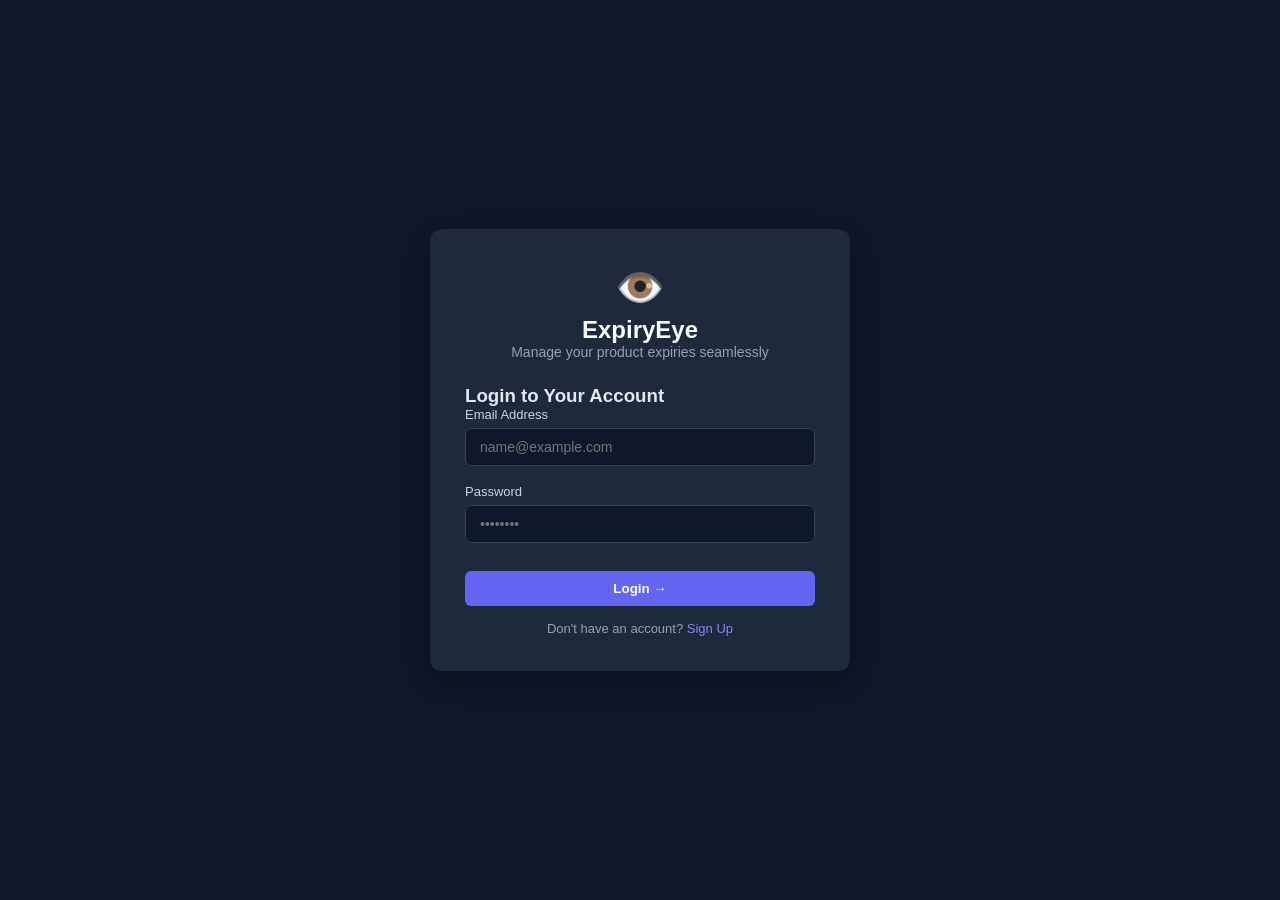
<file: frontend/index.html>
<!DOCTYPE html>
<html lang="en">
<head>
    <meta charset="UTF-8">
    <meta name="viewport" content="width=device-width, initial-scale=1.0">
    <title>ExpiryEye - Smart Product Tracker</title>
    <!-- Custom Stylesheet -->
    <link rel="stylesheet" href="style.css">
</head>
<body>

    <!-- ================= AUTH VIEW (LOGIN / SIGNUP) ================= -->
    <div id="auth-view" class="auth-container">
        <div class="auth-card">
            <div class="auth-header">
                <span class="logo-icon">👁️</span>
                <h2>ExpiryEye</h2>
                <p id="auth-subtitle">Manage your product expiries seamlessly</p>
            </div>

            <!-- LOGIN FORM -->
            <form id="login-form">
                <h3>Login to Your Account</h3>
                <div class="input-group">
                    <label for="login-email">Email Address</label>
                    <input type="email" id="login-email" placeholder="name@example.com" required>
                </div>
                <div class="input-group">
                    <label for="login-password">Password</label>
                    <input type="password" id="login-password" placeholder="••••••••" required>
                </div>
                <button type="submit" class="btn btn-primary btn-block">Login →</button>
                <p class="auth-toggle">Don't have an account? <a href="#" id="show-signup">Sign Up</a></p>
            </form>

            <!-- SIGNUP FORM -->
            <form id="signup-form" style="display: none;">
                <h3>Create New Account</h3>
                <div class="input-group">
                    <label for="signup-name">Full Name</label>
                    <input type="text" id="signup-name" placeholder="E.g. Tauseef" required>
                </div>
                <div class="input-group">
                    <label for="signup-email">Email Address</label>
                    <input type="email" id="signup-email" placeholder="name@example.com" required>
                </div>
                <div class="input-group">
                    <label for="signup-password">Password</label>
                    <input type="password" id="signup-password" placeholder="••••••••" required>
                </div>
                <button type="submit" class="btn btn-primary btn-block">Sign Up →</button>
                <p class="auth-toggle">Already have an account? <a href="#" id="show-login">Login</a></p>
            </form>
        </div>
    </div>

    <!-- ================= DASHBOARD VIEW ================= -->
    <div id="dashboard-view" class="app-container" style="display: none;">
        <!-- Navbar Section -->
        <header class="navbar">
            <div class="logo">
                <span class="logo-icon">👁️</span>
                <h2>ExpiryEye</h2>
            </div>
            <div class="user-profile">
                <span id="welcome-msg">Welcome, User</span>
                <button id="logout-btn" class="btn btn-outline-sm">Logout</button>
            </div>
        </header>

        <!-- Main Content Area -->
        <main class="main-content">
            <p id="app-status" class="app-status" role="status" aria-live="polite"></p>
            <div class="content-header">
                <h3>My Expiry Items</h3>
                <button id="add-item-btn" class="btn btn-primary">+ Add New Item</button>
            </div>

            <!-- Controls: Search, Filter, and Sort -->
            <div class="table-controls">
                <input type="text" id="search-bar" placeholder="🔍 Search items by name...">
                
                <select id="filter-category">
                    <option value="ALL">All Categories</option>
                    <option value="MEDICINE">Medicine 💊</option>
                    <option value="GROCERY">Groceries 🥦</option>
                    <option value="WARRANTY">Warranty 📄</option>
                    <option value="INSURANCE">Insurance 🛡️</option>
                    <option value="VEHICLE_DOCUMENT">Vehicle Document 🚗</option>
                    <option value="MOBILE_WIFI_RECHARGE">Mobile & WiFi Recharge 📱</option>
                    <option value="OTHER">Others 📦</option>
                </select>

                <select id="sort-by">
                    <option value="expiry-asc">Expiry Date (Earliest First)</option>
                    <option value="expiry-desc">Expiry Date (Latest First)</option>
                    <option value="name-asc">Name (A-Z)</option>
                </select>
            </div>

            <!-- ITEMS GRID CONTAINER (Replaced Table with Modern Cards Grid) -->
            <div id="items-grid" class="items-grid-container">
                <!-- Dynamic Item Cards Will Be Injected Here via app.js -->
            </div>
        </main>
    </div>

    <!-- ================= ADD ITEM MODAL ================= -->
    <div id="item-modal" class="modal" style="display: none;">
        <div class="modal-content">
            <div class="modal-header">
                <h3>📦 Add New Expiry Item</h3>
                <span id="close-modal-x" class="close-btn">&times;</span>
            </div>
            
            <form id="add-item-form">
                <div class="input-group">
                    <label for="item-name">Item Name</label>
                    <input type="text" id="item-name" placeholder="e.g. Paracetamol 650, Almond Milk" required>
                </div>

                <div class="input-group">
                    <label for="item-category">Category</label>
                    <select id="item-category" required>
                        <option value="" disabled selected>Select Category...</option>
                        <option value="MEDICINE">Medicine 💊</option>
                        <option value="GROCERY">Groceries 🥦</option>
                        <option value="WARRANTY">Warranty 📄</option>
                        <option value="INSURANCE">Insurance 🛡️</option>
                        <option value="VEHICLE_DOCUMENT">Vehicle Document 🚗</option>
                        <option value="MOBILE_WIFI_RECHARGE">Mobile & WiFi Recharge 📱</option>
                        <option value="OTHER">Others 📦</option>
                    </select>
                </div>

                <div class="input-group">
                    <label for="item-expiry">Expiry Date</label>
                    <input type="date" id="item-expiry" required>
                    <div class="quick-date-chips">
                        <button type="button" class="chip-btn" onclick="setQuickDate(7)">+7 Days</button>
                        <button type="button" class="chip-btn" onclick="setQuickDate(30)">+1 Month</button>
                        <button type="button" class="chip-btn" onclick="setQuickDate(90)">+3 Months</button>
                    </div>
                </div>

                <div class="input-group">
                    <label for="item-quantity">Quantity</label>
                    <input type="number" id="item-quantity" value="1" min="1" required>
                </div>

                <div class="input-group">
                    <label for="item-value">Estimated Value (₹)</label>
                    <input type="number" id="item-value" placeholder="e.g. 250" step="0.01">
                </div>

                <div class="input-group">
                    <label for="item-notes">Notes / Reminders</label>
                    <input type="text" id="item-notes" placeholder="e.g. Keep in refrigerator">
                </div>

                <div class="modal-actions">
                    <button type="button" id="close-modal" class="btn btn-outline">Cancel</button>
                    <button type="submit" class="btn btn-primary">Save Item →</button>
                </div>
            </form>
        </div>
    </div>

    <!-- Frontend Script Logic -->
    <script src="app.js"></script>
</body>
</html>
</file>
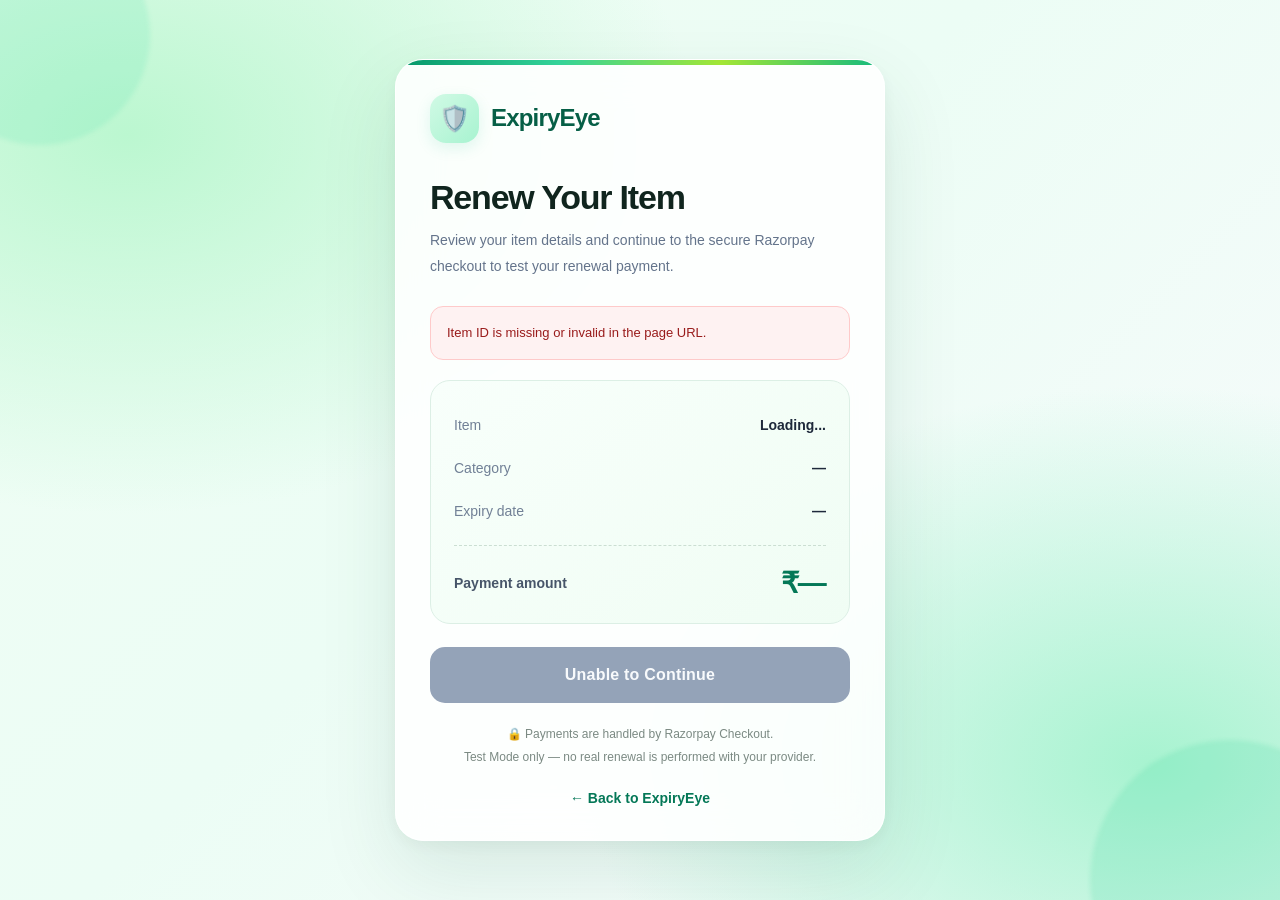
<file: frontend/payment.html>
<!DOCTYPE html>
<html lang="en">
<head>
    <meta charset="UTF-8">
    <meta name="viewport" content="width=device-width, initial-scale=1.0">
    <title>Pay & Renew | ExpiryEye</title>

    <!-- Razorpay Checkout -->
    <script src="https://checkout.razorpay.com/v1/checkout.js"></script>

    <style>
        
* {
    margin: 0;
    padding: 0;
    box-sizing: border-box;
}

:root {
    --primary: #10b981;
    --primary-dark: #047857;
    --dark: #10251e;
    --muted: #718096;
    --border: #e5eee9;
    --white: #ffffff;
}

body {
    min-height: 100vh;
    padding: 28px 18px;
    display: flex;
    justify-content: center;
    align-items: center;
    overflow-x: hidden;
    position: relative;
    isolation: isolate;
    font-family: "Segoe UI", Arial, sans-serif;
    color: var(--dark);
    background:
        radial-gradient(ellipse at 10% 15%, #bbf7d0 0%, transparent 35%),
        radial-gradient(ellipse at 90% 85%, #a7f3d0 0%, transparent 35%),
        linear-gradient(135deg, #f0fdf4, #ecfdf5 45%, #f8fafc);
}

/* Decorative background lights */
body::before,
body::after {
    content: "";
    position: fixed;
    z-index: -1;
    border-radius: 50%;
    pointer-events: none;
    filter: blur(2px);
    animation: float 8s ease-in-out infinite;
}

body::before {
    width: 220px;
    height: 220px;
    background: #6ee7b7;
    opacity: 0.22;
    top: -75px;
    left: -70px;
}

body::after {
    width: 280px;
    height: 280px;
    background: #34d399;
    opacity: 0.16;
    bottom: -120px;
    right: -90px;
    animation-delay: -4s;
}

@keyframes float {
    0%, 100% {
        transform: translateY(0) rotate(0deg);
    }
    50% {
        transform: translateY(-18px) rotate(8deg);
    }
}

/* Main payment card */
.payment-card {
    width: 100%;
    max-width: 490px;
    padding: 34px;
    position: relative;
    overflow: hidden;
    border: 1px solid rgba(255, 255, 255, 0.9);
    border-radius: 28px;
    background: rgba(255, 255, 255, 0.88);
    box-shadow:
        0 30px 80px rgba(6, 78, 59, 0.11),
        0 5px 18px rgba(6, 78, 59, 0.05);
    backdrop-filter: blur(20px);
    animation: cardEnter 0.65s ease both;
}

.payment-card::before {
    content: "";
    position: absolute;
    top: 0;
    left: 0;
    width: 100%;
    height: 5px;
    background: linear-gradient(
        90deg,
        #059669,
        #34d399,
        #a3e635,
        #10b981
    );
}

@keyframes cardEnter {
    from {
        opacity: 0;
        transform: translateY(22px);
    }
    to {
        opacity: 1;
        transform: translateY(0);
    }
}

/* Brand */
.brand {
    display: flex;
    align-items: center;
    gap: 12px;
    margin-bottom: 34px;
    font-size: 24px;
    font-weight: 800;
    letter-spacing: -0.8px;
    color: #065f46;
}

.brand-icon {
    width: 49px;
    height: 49px;
    display: grid;
    place-items: center;
    border-radius: 16px;
    font-size: 25px;
    background: linear-gradient(135deg, #d1fae5, #a7f3d0);
    box-shadow: 0 5px 15px rgba(16, 185, 129, 0.12);
}

/* Heading */
.heading {
    font-size: clamp(27px, 5vw, 34px);
    font-weight: 800;
    letter-spacing: -1.2px;
    line-height: 1.2;
    margin-bottom: 11px;
    color: #10251e;
}

.subtitle {
    font-size: 14px;
    line-height: 1.8;
    color: #64748b;
    margin-bottom: 27px;
}

/* Item details */
.item-box {
    position: relative;
    padding: 23px;
    border-radius: 20px;
    border: 1px solid #dcefe5;
    background:
        linear-gradient(145deg, #f8fffb, #f0fdf4);
    margin-bottom: 23px;
}

.detail {
    display: flex;
    justify-content: space-between;
    align-items: flex-start;
    gap: 15px;
    padding: 11px 0;
    font-size: 14px;
    line-height: 1.5;
}

.detail span:first-child {
    color: #718096;
    flex-shrink: 0;
}

.detail strong {
    color: #1e293b;
    font-weight: 650;
    text-align: right;
    overflow-wrap: anywhere;
}

/* Amount section */
.amount {
    display: flex;
    justify-content: space-between;
    align-items: center;
    gap: 12px;
    margin-top: 12px;
    padding-top: 20px;
    border-top: 1px dashed #cbded2;
}

.amount span {
    font-size: 14px;
    font-weight: 650;
    color: #475569;
}

.amount strong {
    color: #047857;
    font-size: clamp(23px, 5vw, 29px);
    font-weight: 800;
    letter-spacing: -0.8px;
    overflow-wrap: anywhere;
}

/* Payment button */
.pay-button {
    width: 100%;
    min-height: 56px;
    padding: 16px 20px;
    border: none;
    border-radius: 15px;
    position: relative;
    overflow: hidden;
    color: #ffffff;
    background: linear-gradient(135deg, #10b981, #047857);
    box-shadow: 0 9px 22px rgba(5, 150, 105, 0.22);
    font-size: 16px;
    font-weight: 750;
    letter-spacing: 0.2px;
    cursor: pointer;
    transition:
        transform 0.25s ease,
        box-shadow 0.25s ease,
        filter 0.25s ease;
}

.pay-button::before {
    content: "";
    position: absolute;
    top: 0;
    left: -120%;
    width: 70%;
    height: 100%;
    background: linear-gradient(
        90deg,
        transparent,
        rgba(255, 255, 255, 0.24),
        transparent
    );
    transform: skewX(-20deg);
    transition: left 0.6s ease;
}

.pay-button:hover:not(:disabled) {
    transform: translateY(-3px);
    box-shadow: 0 14px 28px rgba(5, 150, 105, 0.3);
    filter: saturate(1.1);
}

.pay-button:hover:not(:disabled)::before {
    left: 150%;
}

.pay-button:active:not(:disabled) {
    transform: translateY(0) scale(0.99);
}

.pay-button:disabled {
    color: #f8fafc;
    background: #94a3b8;
    box-shadow: none;
    cursor: not-allowed;
}

/* Success / error / info messages */
.message {
    display: none;
    padding: 15px 16px;
    margin-bottom: 20px;
    border-radius: 13px;
    font-size: 13px;
    line-height: 1.7;
    overflow-wrap: anywhere;
    animation: messageEnter 0.25s ease;
}

.message.error {
    display: block;
    color: #991b1b;
    background: #fef2f2;
    border: 1px solid #fecaca;
}

.message.success {
    display: block;
    color: #065f46;
    background: #ecfdf5;
    border: 1px solid #a7f3d0;
}

.message.info {
    display: block;
    color: #1e40af;
    background: #eff6ff;
    border: 1px solid #bfdbfe;
}

@keyframes messageEnter {
    from {
        opacity: 0;
        transform: translateY(-5px);
    }
    to {
        opacity: 1;
        transform: translateY(0);
    }
}

/* Security note */
.security {
    display: block;
    text-align: center;
    color: #7b8a83;
    font-size: 12px;
    line-height: 1.9;
    margin-top: 20px;
}

/* Back link */
.back-link {
    display: block;
    width: fit-content;
    margin: 22px auto 0;
    color: #047857;
    font-size: 14px;
    font-weight: 700;
    text-decoration: none;
    transition: color 0.2s, transform 0.2s;
}

.back-link:hover {
    color: #064e3b;
    transform: translateX(-3px);
}

/* Mobile responsive */
@media (max-width: 520px) {
    body {
        padding: 16px 12px;
    }

    .payment-card {
        padding: 25px 20px;
        border-radius: 23px;
    }

    .brand {
        margin-bottom: 27px;
    }

    .item-box {
        padding: 17px;
    }

    .detail {
        font-size: 13px;
    }

    .pay-button {
        min-height: 53px;
    }
}

/* Accessibility */
@media (prefers-reduced-motion: reduce) {
    *,
    *::before,
    *::after {
        animation-duration: 0.01ms !important;
        animation-iteration-count: 1 !important;
        transition-duration: 0.01ms !important;
    }
}

    </style>
</head>

<body>
    <main class="payment-card">
        <div class="brand">
            <div class="brand-icon">🛡️</div>
            <span>ExpiryEye</span>
        </div>

        <h1 class="heading">Renew Your Item</h1>
        <p class="subtitle">
            Review your item details and continue to the secure Razorpay
            checkout to test your renewal payment.
        </p>

        <div id="message" class="message" role="status" aria-live="polite"></div>

        <section class="item-box">
            <div class="detail">
                <span>Item</span>
                <strong id="itemName">Loading...</strong>
            </div>

            <div class="detail">
                <span>Category</span>
                <strong id="itemCategory">—</strong>
            </div>

            <div class="detail">
                <span>Expiry date</span>
                <strong id="expiryDate">—</strong>
            </div>

            <div class="amount">
                <span>Payment amount</span>
                <strong id="amount">₹—</strong>
            </div>
        </section>

        <button id="payButton" class="pay-button" disabled>
            Loading item...
        </button>

        <p class="security">
            🔒 Payments are handled by Razorpay Checkout.<br>
            Test Mode only — no real renewal is performed with your provider.
        </p>

        <a class="back-link" href="index.html">← Back to ExpiryEye</a>
    </main>

    <script>
        const API_BASE_URL = "http://localhost:8080/api";

        const params = new URLSearchParams(window.location.search);
        const itemId = params.get("itemId");

        const payButton = document.getElementById("payButton");
        const messageBox = document.getElementById("message");

        let currentUser = null;
        let currentItem = null;
        let paymentInProgress = false;

        function showMessage(text, type = "error") {
            messageBox.textContent = text;
            messageBox.className = "message " + type;
        }

        function formatDate(dateString) {
            if (!dateString) return "Not available";

            const date = new Date(dateString + "T00:00:00");

            if (Number.isNaN(date.getTime())) return dateString;

            return date.toLocaleDateString("en-IN", {
                day: "2-digit",
                month: "short",
                year: "numeric"
            });
        }

        function formatCategory(category) {
            const labels = {
                INSURANCE: "Insurance",
                WARRANTY: "Warranty",
                VEHICLE_DOCUMENT: "Vehicle Document",
                MOBILE_WIFI_RECHARGE: "Mobile / Wi-Fi Recharge"
            };

            return labels[category] || category || "Unknown";
        }

        async function readResponse(response) {
            const text = await response.text();
            let data = {};

            try {
                data = text ? JSON.parse(text) : {};
            } catch {
                data = { error: text || "Unexpected server response." };
            }

            if (!response.ok) {
                throw new Error(
                    data.error || data.message ||
                    `Server error (${response.status}).`
                );
            }

            return data;
        }

        async function loadItem() {
            try {
                if (!itemId || !/^\d+$/.test(itemId)) {
                    throw new Error("Item ID is missing or invalid in the page URL.");
                }

                const savedUser = localStorage.getItem("expiry_user");

                if (!savedUser) {
                    throw new Error(
                        "Please log in to ExpiryEye in this browser first, then reopen the renewal link."
                    );
                }

                currentUser = JSON.parse(savedUser);

                if (!currentUser || currentUser.id == null) {
                    throw new Error(
                        "Your saved login information is invalid. Please log in again."
                    );
                }

                const response = await fetch(
                    `${API_BASE_URL}/items/user/${encodeURIComponent(currentUser.id)}`
                );

                const items = await readResponse(response);

                currentItem = items.find(
                    item => String(item.id) === String(itemId)
                );

                if (!currentItem) {
                    throw new Error(
                        "This item was not found in your account."
                    );
                }

                document.getElementById("itemName").textContent =
                    currentItem.name || "Unnamed item";

                document.getElementById("itemCategory").textContent =
                    formatCategory(currentItem.category);

                document.getElementById("expiryDate").textContent =
                    formatDate(currentItem.expiryDate);

                const eligibleCategories = [
                    "INSURANCE",
                    "WARRANTY",
                    "VEHICLE_DOCUMENT",
                    "MOBILE_WIFI_RECHARGE"
                ];

                if (!eligibleCategories.includes(currentItem.category)) {
                    throw new Error(
                        "Online renewal is not available for this item category."
                    );
                }

                if (!currentItem.expiryDate ||
                    currentItem.expiryDate >=
                    new Date().toISOString().slice(0, 10)) {
                    throw new Error(
                        "This item is not expired yet, so renewal payment is unavailable."
                    );
                }

                const amount = Number(currentItem.estimatedValue);

                if (!Number.isFinite(amount) || amount <= 0) {
                    throw new Error(
                        "This item's payment amount is missing or invalid. Please check its Estimated Value in ExpiryEye."
                    );
                }

                document.getElementById("amount").textContent =
                    amount.toLocaleString("en-IN", {
                        style: "currency",
                        currency: "INR"
                    });

                payButton.textContent = "Pay & Renew";
                payButton.disabled = false;

            } catch (error) {
                showMessage(error.message);
                payButton.textContent = "Unable to Continue";
                payButton.disabled = true;
            }
        }

        async function startPayment() {
            if (paymentInProgress || !currentUser || !currentItem) return;

            if (typeof Razorpay === "undefined") {
                showMessage(
                    "Razorpay Checkout could not load. Check your internet connection and refresh the page."
                );
                return;
            }

            paymentInProgress = true;
            payButton.disabled = true;
            payButton.textContent = "Creating secure order...";

            try {
                const orderResponse = await fetch(
                    `${API_BASE_URL}/payments/create-order`,
                    {
                        method: "POST",
                        headers: {
                            "Content-Type": "application/json"
                        },
                        body: JSON.stringify({
                            itemId: Number(currentItem.id),
                            userId: Number(currentUser.id)
                        })
                    }
                );

                const order = await readResponse(orderResponse);

                if (!order.keyId || !order.orderId ||
                    !order.amount || !order.currency) {
                    throw new Error(
                        "The server did not return complete Razorpay order details."
                    );
                }

                const options = {
                    key: order.keyId,
                    amount: order.amount,
                    currency: order.currency,
                    name: "ExpiryEye",
                    description: "Renewal: " + (order.itemName || currentItem.name),
                    order_id: order.orderId,

                    prefill: {
                        name: currentUser.name || ""
                    },

                    theme: {
                        color: "#059669"
                    },

                    modal: {
                        ondismiss: function () {
                            paymentInProgress = false;
                            payButton.disabled = false;
                            payButton.textContent = "Pay & Renew";
                            showMessage(
                                "Checkout closed. No renewal was confirmed.",
                                "info"
                            );
                        }
                    },

                    handler: async function (paymentResponse) {
                        payButton.textContent = "Verifying payment...";

                        try {
                            const verifyResponse = await fetch(
                                `${API_BASE_URL}/payments/verify`,
                                {
                                    method: "POST",
                                    headers: {
                                        "Content-Type": "application/json"
                                    },
                                    body: JSON.stringify({
                                        itemId: Number(currentItem.id),
                                        userId: Number(currentUser.id),
                                        razorpay_order_id:
                                            paymentResponse.razorpay_order_id,
                                        razorpay_payment_id:
                                            paymentResponse.razorpay_payment_id,
                                        razorpay_signature:
                                            paymentResponse.razorpay_signature
                                    })
                                }
                            );

                            const result = await readResponse(verifyResponse);

                            document.getElementById("expiryDate").textContent =
                                formatDate(result.newExpiryDate);

                            showMessage(
                                "Payment signature verified! Your ExpiryEye record has been updated. New expiry date: " +
                                formatDate(result.newExpiryDate),
                                "success"
                            );

                            payButton.textContent = "Renewal Updated";
                            payButton.disabled = true;

                        } catch (error) {
                            showMessage(
                                "Payment was returned by checkout, but verification failed: " +
                                error.message +
                                " Do not pay again until you check the payment status."
                            );

                            payButton.textContent = "Verification Needs Attention";
                            payButton.disabled = true;
                        } finally {
                            paymentInProgress = false;
                        }
                    }
                };

                const checkout = new Razorpay(options);

                checkout.on("payment.failed", function (response) {
                    paymentInProgress = false;
                    payButton.disabled = false;
                    payButton.textContent = "Pay & Renew";

                    const reason =
                        response.error && response.error.description
                            ? response.error.description
                            : "Please try again.";

                    showMessage("Payment failed: " + reason);
                });

                checkout.open();

            } catch (error) {
                paymentInProgress = false;
                payButton.disabled = false;
                payButton.textContent = "Pay & Renew";
                showMessage(error.message);
            }
        }

        payButton.addEventListener("click", startPayment);

        loadItem();
    </script>
</body>
</html>
</file>
<file: frontend/style.css>
/* ================= GLOBAL STYLES & RESET ================= */
* {
    margin: 0;
    padding: 0;
    box-sizing: border-box;
    font-family: 'Segoe UI', Tahoma, Geneva, Verdana, sans-serif;
}

body {
    background-color: #0f172a;
    color: #e2e8f0;
    min-height: 100vh;
}

/* ================= AUTH VIEW STYLING ================= */
.auth-container {
    display: flex;
    justify-content: center;
    align-items: center;
    height: 100vh;
    padding: 20px;
}

.auth-card {
    background: #1e293b;
    padding: 35px;
    border-radius: 12px;
    width: 100%;
    max-width: 420px;
    box-shadow: 0 10px 25px rgba(0, 0, 0, 0.3);
}

.auth-header {
    text-align: center;
    margin-bottom: 25px;
}

.logo-icon {
    font-size: 40px;
}

.auth-header h2 {
    color: #f8fafc;
    margin-top: 5px;
}

.auth-header p {
    color: #94a3b8;
    font-size: 14px;
}

/* ================= FORMS & INPUTS ================= */
.input-group {
    margin-bottom: 18px;
}

.input-group label {
    display: block;
    margin-bottom: 6px;
    font-size: 13px;
    color: #cbd5e1;
    font-weight: 500;
}

.input-group input, .input-group select {
    width: 100%;
    padding: 10px 14px;
    background: #0f172a;
    border: 1px solid #334155;
    border-radius: 6px;
    color: #fff;
    font-size: 14px;
    outline: none;
    transition: border-color 0.2s;
}

.input-group input:focus, .input-group select:focus {
    border-color: #6366f1;
}

/* ================= BUTTONS ================= */
.btn {
    padding: 10px 18px;
    border: none;
    border-radius: 6px;
    font-weight: 600;
    cursor: pointer;
    transition: background 0.2s, transform 0.1s;
}

.btn-primary {
    background: #6366f1;
    color: white;
}

.btn-primary:hover {
    background: #4f46e5;
}

.btn-block {
    width: 100%;
    margin-top: 10px;
}

.btn-outline {
    background: transparent;
    border: 1px solid #475569;
    color: #cbd5e1;
}

.btn-outline:hover {
    background: #334155;
}

.btn-outline-sm {
    background: transparent;
    border: 1px solid #475569;
    color: #cbd5e1;
    padding: 6px 12px;
    font-size: 12px;
    border-radius: 4px;
}

.btn-outline-sm:hover {
    background: #334155;
}

.auth-toggle {
    text-align: center;
    margin-top: 15px;
    font-size: 13px;
    color: #94a3b8;
}

.auth-toggle a {
    color: #818cf8;
    text-decoration: none;
}

.auth-toggle a:hover {
    text-decoration: underline;
}

/* ================= DASHBOARD & NAVBAR ================= */
.navbar {
    display: flex;
    justify-content: space-between;
    align-items: center;
    background: #1e293b;
    padding: 15px 30px;
    border-bottom: 1px solid #334155;
}

.logo {
    display: flex;
    align-items: center;
    gap: 10px;
}

.logo h2 {
    color: #f8fafc;
    font-size: 20px;
}

.user-profile {
    display: flex;
    align-items: center;
    gap: 15px;
    font-size: 14px;
}

.main-content {
    max-width: 1200px;
    margin: 30px auto;
    padding: 0 20px;
}

.content-header {
    display: flex;
    justify-content: space-between;
    align-items: center;
    margin-bottom: 20px;
}

.content-header h3 {
    font-size: 22px;
    color: #f8fafc;
}

/* ================= TABLE CONTROLS (SEARCH & FILTER) ================= */
.table-controls {
    display: flex;
    gap: 15px;
    margin-bottom: 25px;
    flex-wrap: wrap;
}

#search-bar {
    flex: 2;
    min-width: 240px;
    padding: 10px 14px;
    background: #1e293b;
    border: 1px solid #334155;
    border-radius: 6px;
    color: #fff;
    font-size: 14px;
}

#filter-category, #sort-by {
    flex: 1;
    min-width: 180px;
    padding: 10px 14px;
    background: #1e293b;
    border: 1px solid #334155;
    border-radius: 6px;
    color: #fff;
    font-size: 14px;
}

/* ================= MODERN ITEMS CARDS GRID ================= */
.items-grid-container {
    display: grid;
    grid-template-columns: repeat(auto-fill, minmax(280px, 1fr));
    gap: 20px;
}

.item-card {
    background: #1e293b;
    border: 1px solid #334155;
    border-radius: 10px;
    padding: 20px;
    display: flex;
    flex-direction: column;
    justify-content: space-between;
    transition: transform 0.2s, box-shadow 0.2s;
}

.item-card:hover {
    transform: translateY(-3px);
    box-shadow: 0 8px 20px rgba(0, 0, 0, 0.4);
    border-color: #475569;
}

.card-header {
    display: flex;
    justify-content: space-between;
    align-items: flex-start;
    margin-bottom: 12px;
}

.card-title {
    font-size: 18px;
    font-weight: 600;
    color: #f8fafc;
}

.card-category-badge {
    background: #334155;
    color: #94a3b8;
    font-size: 11px;
    font-weight: 600;
    padding: 4px 8px;
    border-radius: 4px;
    text-transform: uppercase;
}

.card-body {
    font-size: 14px;
    color: #cbd5e1;
    margin-bottom: 15px;
}

.card-body p {
    margin-bottom: 6px;
}

.status-badge {
    display: inline-block;
    padding: 3px 8px;
    border-radius: 4px;
    font-size: 11px;
    font-weight: bold;
}

.status-active { background: rgba(34, 197, 94, 0.15); color: #22c55e; }
.status-expired { background: rgba(239, 68, 68, 0.15); color: #ef4444; }

.card-footer {
    display: flex;
    justify-content: space-between;
    align-items: center;
    border-top: 1px solid #334155;
    padding-top: 12px;
}

.card-value {
    font-weight: 600;
    color: #38bdf8;
}

.btn-danger-sm {
    background: #ef4444;
    color: white;
    border: none;
    padding: 6px 12px;
    border-radius: 4px;
    font-size: 12px;
    cursor: pointer;
    font-weight: 500;
}

.btn-danger-sm:hover {
    background: #dc2626;
}

/* ================= MODAL STYLING ================= */
.modal {
    position: fixed;
    top: 0;
    left: 0;
    width: 100%;
    height: 100%;
    background: rgba(0, 0, 0, 0.6);
    display: flex;
    justify-content: center;
    align-items: center;
    padding: 20px;
}

.modal-content {
    background: #1e293b;
    border: 1px solid #334155;
    border-radius: 12px;
    width: 100%;
    max-width: 500px;
    padding: 25px;
    box-shadow: 0 15px 30px rgba(0, 0, 0, 0.5);
}

.modal-header {
    display: flex;
    justify-content: space-between;
    align-items: center;
    margin-bottom: 20px;
}

.close-btn {
    font-size: 24px;
    color: #94a3b8;
    cursor: pointer;
}

.close-btn:hover {
    color: #fff;
}

.quick-date-chips {
    display: flex;
    gap: 8px;
    margin-top: 8px;
}

.chip-btn {
    background: #334155;
    color: #cbd5e1;
    border: none;
    padding: 4px 10px;
    border-radius: 4px;
    font-size: 12px;
    cursor: pointer;
}

.chip-btn:hover {
    background: #475569;
    color: #fff;
}

.modal-actions {
    display: flex;
    justify-content: flex-end;
    gap: 10px;
    margin-top: 20px;
}


/* Item action buttons container */
.item-actions {
    display: flex;
    align-items: center;
    gap: 10px;
}

/* Edit Button */
.btn-edit {
    background: linear-gradient(135deg, #16a34a, #22c55e);
    color: #ffffff;
    border: none;
    padding: 8px 16px;
    border-radius: 8px;
    font-size: 13px;
    font-weight: 600;
    cursor: pointer;
    transition: all 0.25s ease;
    box-shadow: 0 3px 8px rgba(34, 197, 94, 0.2);
}

/* Edit Button Hover */
.btn-edit:hover {
    background: linear-gradient(135deg, #15803d, #16a34a);
    transform: translateY(-2px);
    box-shadow: 0 5px 12px rgba(34, 197, 94, 0.3);
}

/* Edit Button Click */
.btn-edit:active {
    transform: scale(0.96);
}

/* Delete Button alignment */
.btn-danger-sm {
    padding: 8px 16px;
    border-radius: 8px;
    font-size: 13px;
    font-weight: 600;
    cursor: pointer;
    transition: all 0.25s ease;
}


/* Accessible status messages for async dashboard requests */
.app-status {
    min-height: 1.25rem;
    margin: 0 0 0.75rem;
    color: var(--text-muted, #94a3b8);
    font-size: 0.9rem;
}
.app-status.is-error {
    color: #ef4444;
}
</file>
